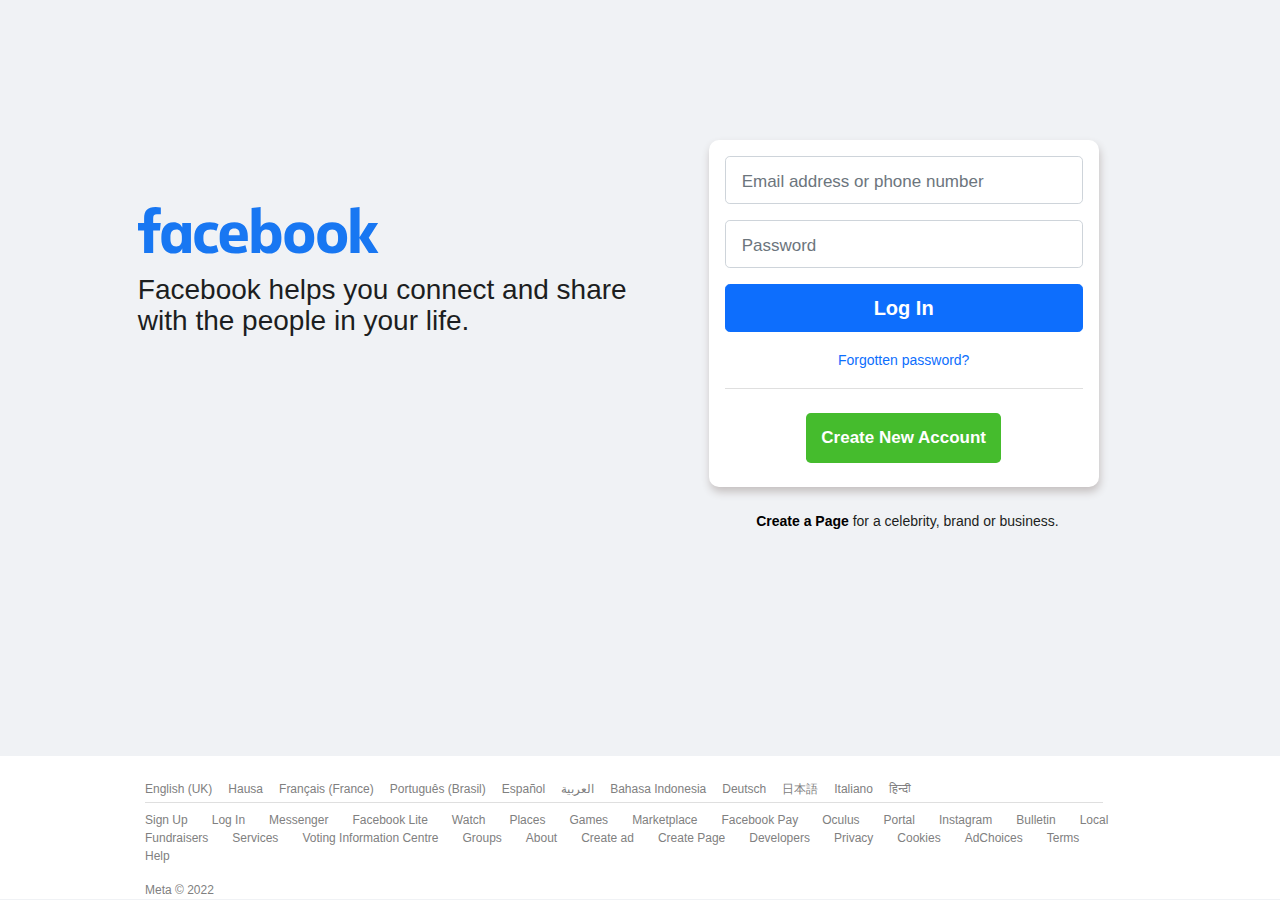
<file: index.html>
<!DOCTYPE html>
<html lang="en">
<head>
    <meta charset="UTF-8">
    <meta http-equiv="X-UA-Compatible" content="IE=edge">
    <meta name="viewport" content="width=device-width, initial-scale=1.0">
    <title>Facebook Log in Page</title>
    <link rel="stylesheet" href="assets/css/bootstrap.min.css">
    <link rel="stylesheet" href="assets/css/style.css">
</head>
<body>
    <div class="wrapper">
        <!-- header -->
            <header>
                 <!-- facebook image -->
                <img src="assets/img/logo.svg" alt="Facebook Logo">
                <p class="pb-4 header-p">
                    Facebook helps you connect and share with the people in your life.
                </p>
            </header>
    
             <!-- form section -->
            <section>
                <div class="bg-white p-3 mx-2 form-sheet text-center section-prop">
                    <form>
                        <input type="email" type="number" class="form-control form-control-lg input-form mb-3" id="email" placeholder="Email address or phone number">
        
                        <input type="password" class="form-control input-form form-control-lg mb-3" placeholder="Password" name="pswd">
    
                        <div class="d-grid pb-3">
                            <button class="btn btn-lg btn-primary" type="button">Log In</button>
                        </div>
    
                        <a  href="#" class="txt-center">Forgotten password?</a>
                    </form>

                    <hr>
                    
                    <button class="btn btn-lg text-white my-2 section-prop-button" type="button">Create New Account</button>
                </div>

                <p class="create-page text-center pt-4">
                   <a href="#"> <strong>Create a Page </strong></a> for a celebrity, brand or business.
                </p>
            </section>
    </div>

    <!-- footer -->

    <footer>
        <div class="footer-prop">
            <ul class="d-flex  flex-wrap pt-4 pb-1">
                <li><a href="#" class="px-2">English (UK)</a></li>
                <li><a href="#" class="px-2">Hausa</a></li>
                <li><a href="#" class="px-2">Français (France)</a></li>
                <li><a href="#" class="px-2">Português (Brasil)</a></li>
                <li><a href="#" class="px-2">Español</a></li>
                <li><a href="#" class="px-2">العربية</a></li>
                <li><a href="#" class="px-2">Bahasa Indonesia</a></li>
                <li><a href="#" class="px-2">Deutsch</a></li>
                <li><a href="#" class="px-2">日本語</a></li>
                <li><a href="#" class="px-2">Italiano</a></li>
                <li><a href="#" class="px-2">हिन्दी</a></li>
            </ul>

            <hr>

            <ul class="d-flex flex-wrap pt-2 pb-3 footer-2">
                <li><a href="#" class="pe-3 ps-2">Sign Up</a></li>
                <li><a href="#" class="pe-3 ps-2">Log In</a></li>
                <li><a href="#" class="pe-3 ps-2">Messenger</a></li>
                <li><a href="#" class="pe-3 ps-2">Facebook Lite</a></li>
                <li><a href="#" class="pe-3 ps-2">Watch</a></li>
                <li><a href="#" class="pe-3 ps-2">Places</a></li>
                <li><a href="#" class="pe-3 ps-2">Games</a></li>
                <li><a href="#" class="pe-3 ps-2">Marketplace</a></li>
                <li><a href="#" class="pe-3 ps-2">Facebook Pay</a></li>
                <li><a href="#" class="pe-3 ps-2">Oculus</a></li>
                <li><a href="#" class="pe-3 ps-2">Portal</a></li>
                <li><a href="#" class="pe-3 ps-2">Instagram</a></li>
                <li><a href="#" class="pe-3 ps-2">Bulletin</a></li>
                <li><a href="#" class="pe-3 ps-2">Local</a></li>
                <li><a href="#" class="pe-3 ps-2">Fundraisers</a></li>
                <li><a href="#" class="pe-3 ps-2">Services</a></li>
                <li><a href="#" class="pe-3 ps-2">Voting Information Centre</a></li>
                <li><a href="#" class="pe-3 ps-2">Groups</a></li>
                <li><a href="#" class="pe-3 ps-2">About</a></li>
                <li><a href="#" class="pe-3 ps-2">Create ad</a></li>
                <li><a href="#" class="pe-3 ps-2">Create Page</a></li>
                <li><a href="#" class="pe-3 ps-2">Developers</a></li>
                <li><a href="#" class="pe-3 ps-2">Privacy</a></li>
                <li><a href="#" class="pe-3 ps-2">Cookies</a></li>
                <li><a href="#" class="pe-3 ps-2">AdChoices</a></li>
                <li><a href="#" class="pe-3 ps-2">Terms</a></li>
                <li><a href="#" class="pe-3 ps-2">Help</a></li>
            </ul>

            <p>
                Meta © 2022
            </p>
        </div>
    </footer>

    <script src="assets/js/bootstrap.bundle.min.js"></script>
</body>
</html>
</file>
<file: assets/css/style.css>
body{
    background-color: #F0F2F5;
    color: #1c1e21;
    font-family: Helvetica, Arial, sans-serif;
	overflow-x: hidden;
}

.wrapper{
    width: 520px;
    margin:5px auto;
    padding: 0 10px;
}

/* header */

header{
    text-align: center;
    width: 480px;
    margin: 0 auto;
    padding-right: 3rem;
    padding-left: 3rem;
}

header img{
    width: 300px;
    height: 150px;
    margin-bottom: -25px;
    margin-top: -15px;
}

.header-p{
    line-height: 1.1em;
    font-size: 1.5rem;
}
/* form section */

section{
    padding-right: 3rem;
    padding-left: 3rem;
}

.form-sheet{
    border-radius: 10px;
}

::placeholder{
    font-size: 17px;
}

.input-form:focus { 
    box-shadow: 0 0  3px #719ECE;
 }

.section-prop{
    box-shadow: 1px 5px 8px rgb(197, 192, 192);
}

.txt-center{
    text-decoration: none;
}

.btn-green{
    background-color: #36A420;
    font-size: 1.05em;
}

.section-prop button{
    font-weight: bold;
}

.section-prop-button{
    padding: 11px 14px;
    font-size: 17px;
    background-color: #45bc2d;
}

.section-prop-button:hover{
    background-color: green;
}

form a{
    font-size: 14px;
}

hr{
    background-color: grey;
}

.create-page{
    font-size: 14px;
}

.create-page a{
    color: black;
    text-decoration: none;
}

a:hover{
    text-decoration: underline;
}

/* footer */

footer{
    background-color: white;
    margin-top: 120px;
    color: grey;
}

.footer-prop{
    max-width: 1070px;
    margin-left: auto;
    margin-right: auto;
    padding-right: 2rem;
    font-size: 12px;
}

.footer-prop a{
    text-decoration: none;
    color: grey;
}

footer ul{
    margin-bottom: 0;
}

.footer-prop li{
    list-style: none;
}

footer hr{
    margin: 0 2.5rem;
    padding: 0;
}

footer p{
    padding-left: 2.5rem;
    margin-bottom: 0;
}

@media(min-width:900px){
    .wrapper{
        display: flex;
        min-width:900px;
        padding: 130px 0 8px 0;
    }

    header{
        text-align: start;
        padding-right: 0;
        padding-left: 1rem;
        padding-top: 35px;
    }

    header img{
        width: 300px;
        height: 150px;
        margin-bottom: -30px;
        margin-top: -15px;
        margin-left: -25px;
    }

    section{
        margin: auto;
    }

    .section-prop{
        width: 390px;
    }

    footer{
        margin-top: 200px;
    }
}

@media(min-width:1075px){
    .wrapper{
        display: flex;
        width: 1070px;
        padding: 135px 0 8px 0;
    }

    header{
        width: 50%;
        text-align: start;
        padding: 30px 0 25px 20px;
    }

    .header-p{
        font-size: 1.75rem;
    }

    header img{
       margin-left: -30px;
       margin-bottom: -30px;
    }
    
    section{
        width: 45%;
        margin-left: 15px;
        padding-left: 20px;
        padding-top: -15px;
    }
}
</file>
